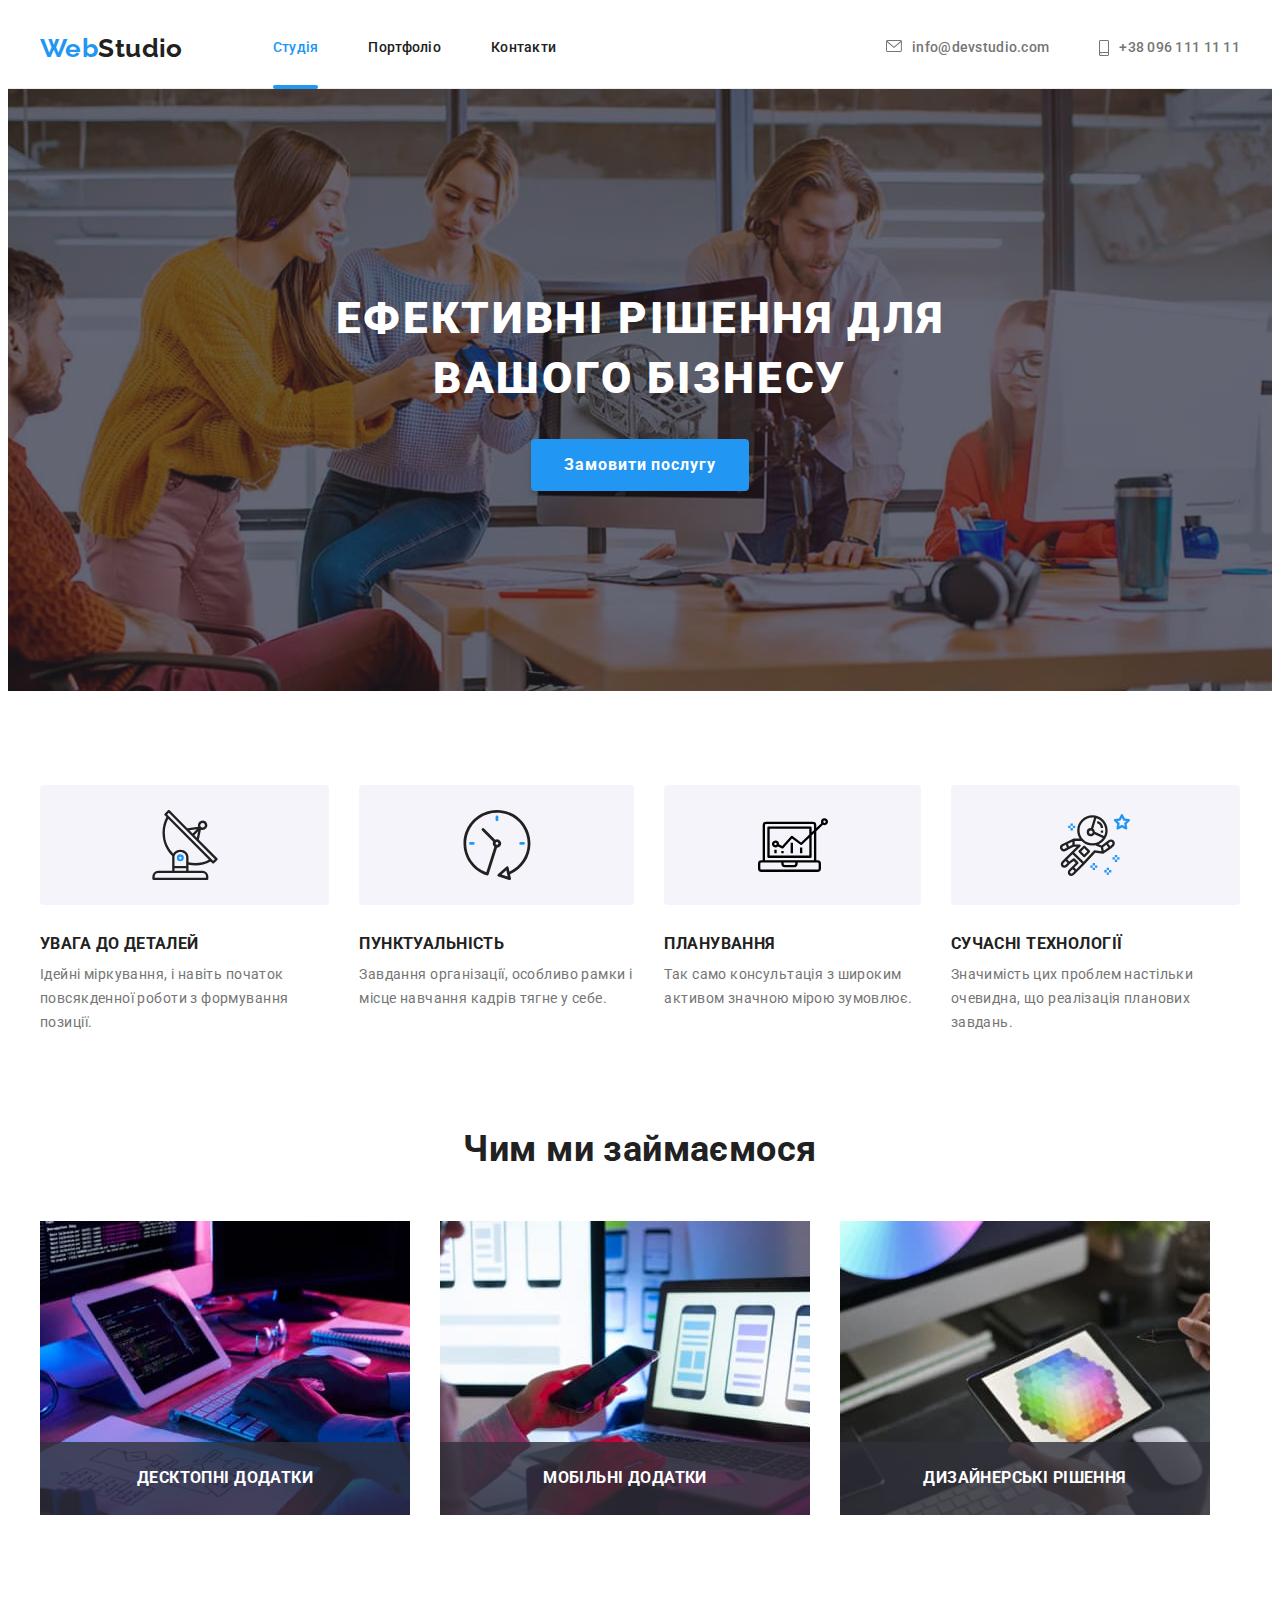
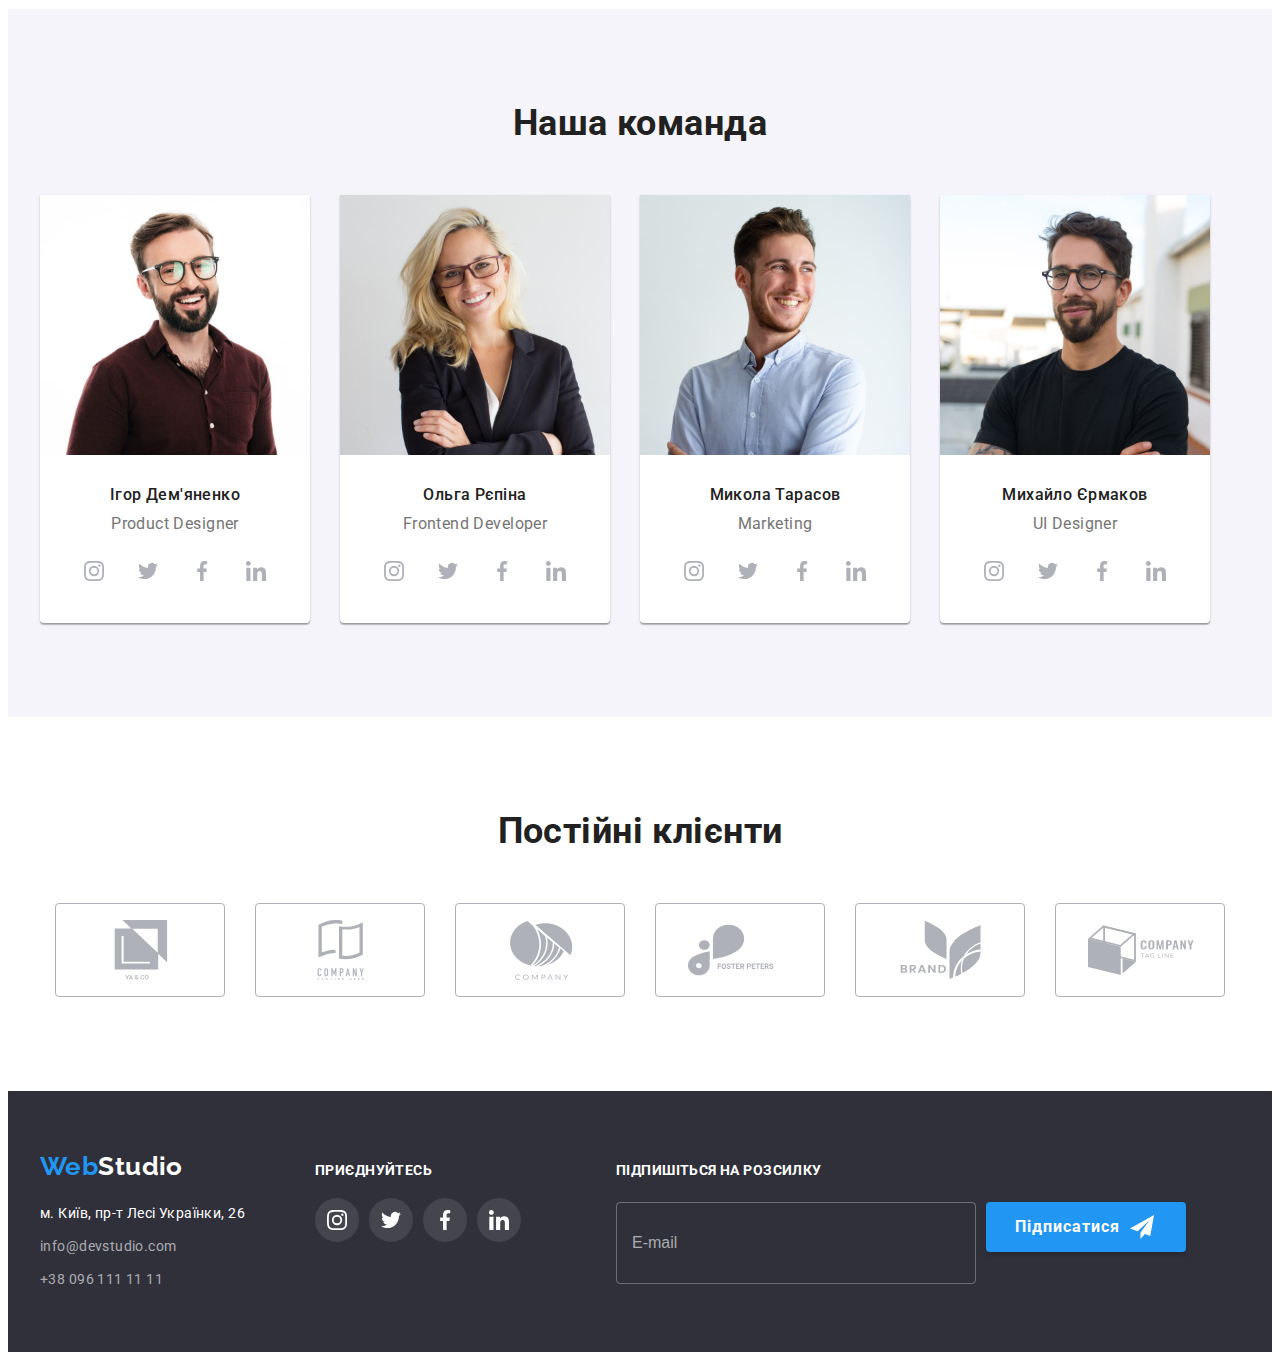
<file: index.html>
<!DOCTYPE html>
<html lang="uk">
  <head>
    <meta charset="UTF-8" />
    <meta http-equiv="X-UA-Compatible" content="IE=edge" />
    <meta name="viewport" content="width=device-width, initial-scale=1.0" />
    <title>WebStudio</title>
    <link rel="preconnect" href="https://fonts.googleapis.com" />
    <link rel="preconnect" href="https://fonts.gstatic.com" crossorigin />
    <link
      href="https://fonts.googleapis.com/css2?family=Raleway:wght@700&family=Roboto:wght@400;500;700;900&display=swap"
      rel="stylesheet"
    />
    <link
      rel="stylesheet"
      href="https://cdnjs.cloudflare.com/ajax/libs/modern-normalize/1.1.0/modern-normalize.min.css"
      integrity="sha512-wpPYUAdjBVSE4KJnH1VR1HeZfpl1ub8YT/NKx4PuQ5NmX2tKuGu6U/JRp5y+Y8XG2tV+wKQpNHVUX03MfMFn9Q=="
      crossorigin="anonymous"
      referrerpolicy="no-referrer"
    />
    <link rel="stylesheet" href="./css/styles.css" />
  </head>
  <body>
    <!-- Шапка сайту-->
    <header class="page-header">
      <div class="container header">
        <nav class="main-nav">
          <a href="./index.html" class="logo"
            >Web<span class="logo-black">Studio</span></a
          >
          <ul class="site-nav list">
            <li class="item">
              <a href="./index.html" class="link current">Студія</a>
            </li>
            <li class="item">
              <a href="./portfolio.html" class="link">Портфоліо</a>
            </li>
            <li class="item"><a href="#" class="link">Контакти</a></li>
          </ul>
        </nav>
        <ul class="contact-us list">
          <li class="item">
            <a href="mailto:info@devstudio.com" class="link"
              ><svg height="12px" width="16px" class="item-icon">
                <use href="./images/icons.svg#icon-envelope"></use></svg
              >info@devstudio.com</a
            >
          </li>
          <li class="item">
            <a href="tel:+380961111111" class="link"
              ><svg height="16px" width="10px" class="item-icon">
                <use href="./images/icons.svg#icon-smartphone"></use></svg
              >+38 096 111 11 11</a
            >
          </li>
        </ul>
      </div>
    </header>

    <!-- Основний контент -->
    <main>
      <!-- Секція Hero -->
      <section class="hero">
        <div class="container">
          <h1 class="hero-tittle">Ефективні рішення для вашого бізнесу</h1>
          <button type="button" class="button" data-modal-open>
            Замовити послугу
          </button>
        </div>
      </section>
      <!-- Секція про переваги компанії -->
      <section class="section">
        <div class="container">
          <h2 class="section-tittle visually-hidden">Наші навички та вміння</h2>
          <ul class="feature-list list">
            <li class="item">
              <div class="thumb">
                <svg class="icon">
                  <use href="./images/icons.svg#icon-antenna"></use>
                </svg>
              </div>
              <h3 class="tittle">УВАГА ДО ДЕТАЛЕЙ</h3>
              <p class="description">
                Ідейні міркування, і навіть початок повсякденної роботи з
                формування позиції.
              </p>
            </li>
            <li class="item">
              <div class="thumb">
                <svg class="icon">
                  <use href="./images/icons.svg#icon-clock"></use>
                </svg>
              </div>
              <h3 class="tittle">ПУНКТУАЛЬНІСТЬ</h3>
              <p class="description">
                Завдання організації, особливо рамки і місце навчання кадрів
                тягне у себе.
              </p>
            </li>
            <li class="item">
              <div class="thumb">
                <svg class="icon">
                  <use href="./images/icons.svg#icon-diagram"></use>
                </svg>
              </div>
              <h3 class="tittle">ПЛАНУВАННЯ</h3>
              <p class="description">
                Так само консультація з широким активом значною мірою зумовлює.
              </p>
            </li>
            <li class="item">
              <div class="thumb">
                <svg class="icon">
                  <use href="./images/icons.svg#icon-astronaut"></use>
                </svg>
              </div>
              <h3 class="tittle">СУЧАСНІ ТЕХНОЛОГІЇ</h3>
              <p class="description">
                Значимість цих проблем настільки очевидна, що реалізація
                планових завдань.
              </p>
            </li>
          </ul>
        </div>
      </section>
      <!-- Секція про те чим ми займаємося -->
      <section class="section our-work">
        <div class="container">
          <h2 class="section-tittle">Чим ми займаємося</h2>
          <ul class="list activity">
            <li class="activity-item">
              <img
                src="./images/box-1.jpg"
                alt="Стіл з клавіатурою"
                width="370"
                height="294"
              />
              <div class="description">
                <h3 class="text-description">Десктопні додатки</h3>
              </div>
            </li>
            <li class="activity-item">
              <img
                src="./images/box-2.jpg"
                alt="Ноутбук та телефон в руках"
                width="370"
                height="294"
              />
              <div class="description">
                <h3 class="text-description">Мобільні додатки</h3>
              </div>
            </li>
            <li class="activity-item">
              <img
                src="./images/box-3.jpg"
                alt="Зображення мозаїки на планшеті"
                width="370"
                height="294"
              />
              <div class="description">
                <h3 class="text-description">Дизайнерські рішення</h3>
              </div>
            </li>
          </ul>
        </div>
      </section>
      <!-- Наша команда -->
      <section class="section team">
        <div class="container">
          <h2 class="section-tittle">Наша команда</h2>
          <ul class="teammate list">
            <li class="item">
              <img
                src="./images/ihor-demiianenko.jpg"
                alt="Ігор Дем'яненко"
                width="270"
                height="260"
              />
              <div class="description">
                <h3 class="tittle">Ігор Дем'яненко</h3>
                <p class="profession">Product Designer</p>
                <ul class="social-list list">
                  <li class="social-item">
                    <a
                      href="https://www.instagram.com/"
                      target="_blank"
                      rel="noreferrer noopener nofollow"
                      aria-label="Instagram"
                      class="link"
                      ><svg class="item-icon">
                        <use
                          href="./images/icons.svg#icon-instagram"
                        ></use></svg
                    ></a>
                  </li>
                  <li class="social-item">
                    <a
                      href="https://www.twitter.com/"
                      target="_blank"
                      rel="noreferrer noopener nofollow"
                      class="link"
                      aria-label="Twitter"
                      ><svg class="item-icon">
                        <use href="./images/icons.svg#icon-twitter"></use></svg
                    ></a>
                  </li>
                  <li class="social-item">
                    <a
                      href="https://www.facebook.com/"
                      target="_blank"
                      rel="noreferrer noopener nofollow"
                      aria-label="Facebook"
                      class="link"
                      ><svg class="item-icon">
                        <use href="./images/icons.svg#icon-facebook"></use></svg
                    ></a>
                  </li>
                  <li class="social-item">
                    <a
                      href="https://www.linkedin.com/"
                      target="_blank"
                      rel="noreferrer noopener nofollow"
                      aria-label="Linkedin"
                      class="link"
                      ><svg class="item-icon">
                        <use href="./images/icons.svg#icon-linkedin"></use></svg
                    ></a>
                  </li>
                </ul>
              </div>
            </li>
            <li class="item">
              <img
                src="./images/olha-riepina.jpg"
                alt="Ольга Рєпіна"
                width="270"
                height="260"
              />
              <div class="description">
                <h3 class="tittle">Ольга Рєпіна</h3>
                <p class="profession">Frontend Developer</p>
                <ul class="social-list list">
                  <li class="social-item">
                    <a
                      href="https://www.instagram.com/"
                      target="_blank"
                      rel="noreferrer noopener nofollow"
                      aria-label="Instagram"
                      class="link"
                      ><svg class="item-icon">
                        <use
                          href="./images/icons.svg#icon-instagram"
                        ></use></svg
                    ></a>
                  </li>
                  <li class="social-item">
                    <a
                      href="https://www.twitter.com/"
                      target="_blank"
                      rel="noreferrer noopener nofollow"
                      class="link"
                      aria-label="Twitter"
                      ><svg class="item-icon">
                        <use href="./images/icons.svg#icon-twitter"></use></svg
                    ></a>
                  </li>
                  <li class="social-item">
                    <a
                      href="https://www.facebook.com/"
                      target="_blank"
                      rel="noreferrer noopener nofollow"
                      aria-label="Facebook"
                      class="link"
                      ><svg class="item-icon">
                        <use href="./images/icons.svg#icon-facebook"></use></svg
                    ></a>
                  </li>
                  <li class="social-item">
                    <a
                      href="https://www.linkedin.com/"
                      target="_blank"
                      rel="noreferrer noopener nofollow"
                      aria-label="Linkedin"
                      class="link"
                      ><svg class="item-icon">
                        <use href="./images/icons.svg#icon-linkedin"></use></svg
                    ></a>
                  </li>
                </ul>
              </div>
            </li>
            <li class="item">
              <img
                src="./images/mykola-tarasov.jpg"
                alt="Микола Тарасов"
                width="270"
                height="260"
              />
              <div class="description">
                <h3 class="tittle">Микола Тарасов</h3>
                <p class="profession">Marketing</p>
                <ul class="social-list list">
                  <li class="social-item">
                    <a
                      href="https://www.instagram.com/"
                      target="_blank"
                      rel="noreferrer noopener nofollow"
                      aria-label="Instagram"
                      class="link"
                      ><svg class="item-icon">
                        <use
                          href="./images/icons.svg#icon-instagram"
                        ></use></svg
                    ></a>
                  </li>
                  <li class="social-item">
                    <a
                      href="https://www.twitter.com/"
                      target="_blank"
                      rel="noreferrer noopener nofollow"
                      class="link"
                      aria-label="Twitter"
                      ><svg class="item-icon">
                        <use href="./images/icons.svg#icon-twitter"></use></svg
                    ></a>
                  </li>
                  <li class="social-item">
                    <a
                      href="https://www.facebook.com/"
                      target="_blank"
                      rel="noreferrer noopener nofollow"
                      aria-label="Facebook"
                      class="link"
                      ><svg class="item-icon">
                        <use href="./images/icons.svg#icon-facebook"></use></svg
                    ></a>
                  </li>
                  <li class="social-item">
                    <a
                      href="https://www.linkedin.com/"
                      target="_blank"
                      rel="noreferrer noopener nofollow"
                      aria-label="Linkedin"
                      class="link"
                      ><svg class="item-icon">
                        <use href="./images/icons.svg#icon-linkedin"></use></svg
                    ></a>
                  </li>
                </ul>
              </div>
            </li>
            <li class="item">
              <img
                src="./images/mykhailo-iermakov.jpg"
                alt="Михайло Єрмаков"
                width="270"
                height="260"
              />
              <div class="description">
                <h3 class="tittle">Михайло Єрмаков</h3>
                <p class="profession">UI Designer</p>
                <ul class="social-list list">
                  <li class="social-item">
                    <a
                      href="https://www.instagram.com/"
                      target="_blank"
                      rel="noreferrer noopener nofollow"
                      aria-label="Instagram"
                      class="link"
                      ><svg class="item-icon">
                        <use
                          href="./images/icons.svg#icon-instagram"
                        ></use></svg
                    ></a>
                  </li>
                  <li class="social-item">
                    <a
                      href="https://www.twitter.com/"
                      target="_blank"
                      rel="noreferrer noopener nofollow"
                      class="link"
                      aria-label="Twitter"
                      ><svg class="item-icon">
                        <use href="./images/icons.svg#icon-twitter"></use></svg
                    ></a>
                  </li>
                  <li class="social-item">
                    <a
                      href="https://www.facebook.com/"
                      target="_blank"
                      rel="noreferrer noopener nofollow"
                      aria-label="Facebook"
                      class="link"
                      ><svg class="item-icon">
                        <use href="./images/icons.svg#icon-facebook"></use></svg
                    ></a>
                  </li>
                  <li class="social-item">
                    <a
                      href="https://www.linkedin.com/"
                      target="_blank"
                      rel="noreferrer noopener nofollow"
                      aria-label="Linkedin"
                      class="link"
                      ><svg class="item-icon">
                        <use href="./images/icons.svg#icon-linkedin"></use></svg
                    ></a>
                  </li>
                </ul>
              </div>
            </li>
          </ul>
        </div>
      </section>
      <section class="section clients">
        <div class="container">
          <h2 class="section-tittle">Постійні клієнти</h2>
          <ul class="clients-list list">
            <li class="clients-item">
              <a
                href="#"
                target="_blank"
                rel="noreferrer noopener nofollow"
                class="link"
              >
                <svg class="item-icon">
                  <use href="./images/icons.svg#icon-cmp-ya-co"></use>
                </svg>
              </a>
            </li>
            <li class="clients-item">
              <a
                href="#"
                target="_blank"
                rel="noreferrer noopener nofollow"
                class="link"
              >
                <svg class="item-icon">
                  <use href="./images/icons.svg#icon-cmp-tagline-her"></use>
                </svg>
              </a>
            </li>
            <li class="clients-item">
              <a
                href="#"
                target="_blank"
                rel="noreferrer noopener nofollow"
                class="link"
              >
                <svg class="item-icon">
                  <use href="./images/icons.svg#icon-cmp-company"></use>
                </svg>
              </a>
            </li>
            <li class="clients-item">
              <a
                href="#"
                target="_blank"
                rel="noreferrer noopener nofollow"
                class="link"
              >
                <svg class="item-icon">
                  <use href="./images/icons.svg#icon-cmp-foster-peters"></use>
                </svg>
              </a>
            </li>
            <li class="clients-item">
              <a
                href="#"
                target="_blank"
                rel="noreferrer noopener nofollow"
                class="link"
              >
                <svg class="item-icon">
                  <use href="./images/icons.svg#icon-cmp-brand"></use>
                </svg>
              </a>
            </li>
            <li class="clients-item">
              <a
                href="#"
                target="_blank"
                rel="noreferrer noopener nofollow"
                class="link"
              >
                <svg class="item-icon">
                  <use href="./images/icons.svg#icon-cmp-tag-line"></use>
                </svg>
              </a>
            </li>
          </ul>
        </div>
      </section>
    </main>

    <!-- Футер -->
    <footer class="footer">
      <div class="container">
        <div class="contact-footer">
          <a href="./index.html" class="logo"
            >Web<span class="logo-white">Studio</span></a
          >
          <address class="address">
            <ul class="list">
              <li class="item">
                <a
                  href="https://goo.gl/maps/RNsR4imkHqx8z6h36"
                  target="_blank"
                  rel="noreferrer noopener nofollow"
                  class="map link"
                  >м. Київ, пр-т Лесі Українки, 26</a
                >
              </li>
              <li class="item">
                <a href="mailto:info@devstudio.com" class="link"
                  >info@devstudio.com</a
                >
              </li>
              <li class="item">
                <a href="tel:+380961111111" class="link">+38 096 111 11 11</a>
              </li>
            </ul>
          </address>
        </div>
        <div class="thumb">
          <h3 class="social-list-tittle">Приєднуйтесь</h3>
          <ul class="social-list list">
            <li class="social-item">
              <a
                href="https://www.instagram.com/"
                target="_blank"
                rel="noreferrer noopener nofollow"
                aria-label="Instagram"
                class="link"
                ><svg class="item-icon">
                  <use href="./images/icons.svg#icon-instagram"></use></svg
              ></a>
            </li>
            <li class="social-item">
              <a
                href="https://www.twitter.com/"
                target="_blank"
                rel="noreferrer noopener nofollow"
                class="link"
                aria-label="Twitter"
                ><svg class="item-icon">
                  <use href="./images/icons.svg#icon-twitter"></use></svg
              ></a>
            </li>
            <li class="social-item">
              <a
                href="https://www.facebook.com/"
                target="_blank"
                rel="noreferrer noopener nofollow"
                aria-label="Facebook"
                class="link"
                ><svg class="item-icon">
                  <use href="./images/icons.svg#icon-facebook"></use></svg
              ></a>
            </li>
            <li class="social-item">
              <a
                href="https://www.linkedin.com/"
                target="_blank"
                rel="noreferrer noopener nofollow"
                aria-label="Linkedin"
                class="link"
                ><svg class="item-icon">
                  <use href="./images/icons.svg#icon-linkedin"></use></svg
              ></a>
            </li>
          </ul>
        </div>
        <div class="mailing">
          <span class="description">Підпишіться на розсилку</span>
          <form class="mailing-form" autocomplete="off">
            <label class="form-label">
              <input
                type="email"
                name="email"
                placeholder="E-mail"
                class="form-input"
                required
              />
            </label>
            <button type="submit" class="button-subscribe">
              Підписатися<svg class="item-icon">
                <use href="./images/icons.svg#icon-send"></use>
              </svg>
            </button>
          </form>
        </div>
      </div>
    </footer>
    <div class="backdrop is-hidden" data-modal>
      <div class="modal">
        <p class="modal-name">Залиште свої дані, ми вам передзвонимо</p>
        <button type="button" class="button-close-modal" data-modal-close>
          <svg class="icon">
            <use href="./images/icons.svg#icon-modal-close-button"></use>
          </svg>
        </button>
        <form class="modal-form" autocomplete="off">
          <ul class="form-list">
            <li class="form-field">
              <label for="name" class="label">Ім'я</label>
              <div class="input-field">
                <input
                  type="text"
                  class="input"
                  name="name"
                  id="name"
                  required
                />
                <svg class="item-icon">
                  <use href="./images/icons.svg#icon-person-modal"></use>
                </svg>
              </div>
            </li>
            <li class="form-field">
              <label for="tel" class="label">Телефон</label>
              <div class="input-field">
                <input type="tel" class="input" name="tel" id="tel" required />
                <svg class="item-icon">
                  <use href="./images/icons.svg#icon-phone-modal"></use>
                </svg>
              </div>
            </li>
            <li class="form-field">
              <label for="email" class="label">Пошта</label>
              <div class="input-field">
                <input
                  type="email"
                  class="input"
                  name="email"
                  id="email"
                  required
                />
                <svg class="item-icon">
                  <use href="./images/icons.svg#icon-email-modal"></use>
                </svg>
              </div>
            </li>
            <li class="form-field text">
              <label for="comment" class="label">Коментар</label>
              <div class="input-field">
                <textarea
                  class="comment input"
                  name="comment"
                  id="comment"
                  placeholder="Введіть текст"
                ></textarea>
              </div>
            </li>
            <li class="form-field check">
              <label class="label checkbox">
                <input
                  class="input-checkbox"
                  type="checkbox"
                  name="checkbox"
                  value="Погоджуюся з розсилкою та приймаю Умови договору"
                />
                <div class="icon">
                  <svg class="icon-check">
                    <use href="./images/icons.svg#icon-check-modal"></use>
                  </svg>
                  <svg class="icon-non-check">
                    <use href="./images/icons.svg#icon-non-check-modal"></use>
                  </svg>
                </div>
                Погоджуюся з розсилкою та приймаю&nbsp;<a href="#" class="terms">Умови договору</a>
              </label>
            </li>
          </ul>
          <button type="submit" class="button-send">
            Відправити
          </button>
        </form>
      </div>
    </div>

    <script src="./js/modal.js"></script>
  </body>
</html>
</file>
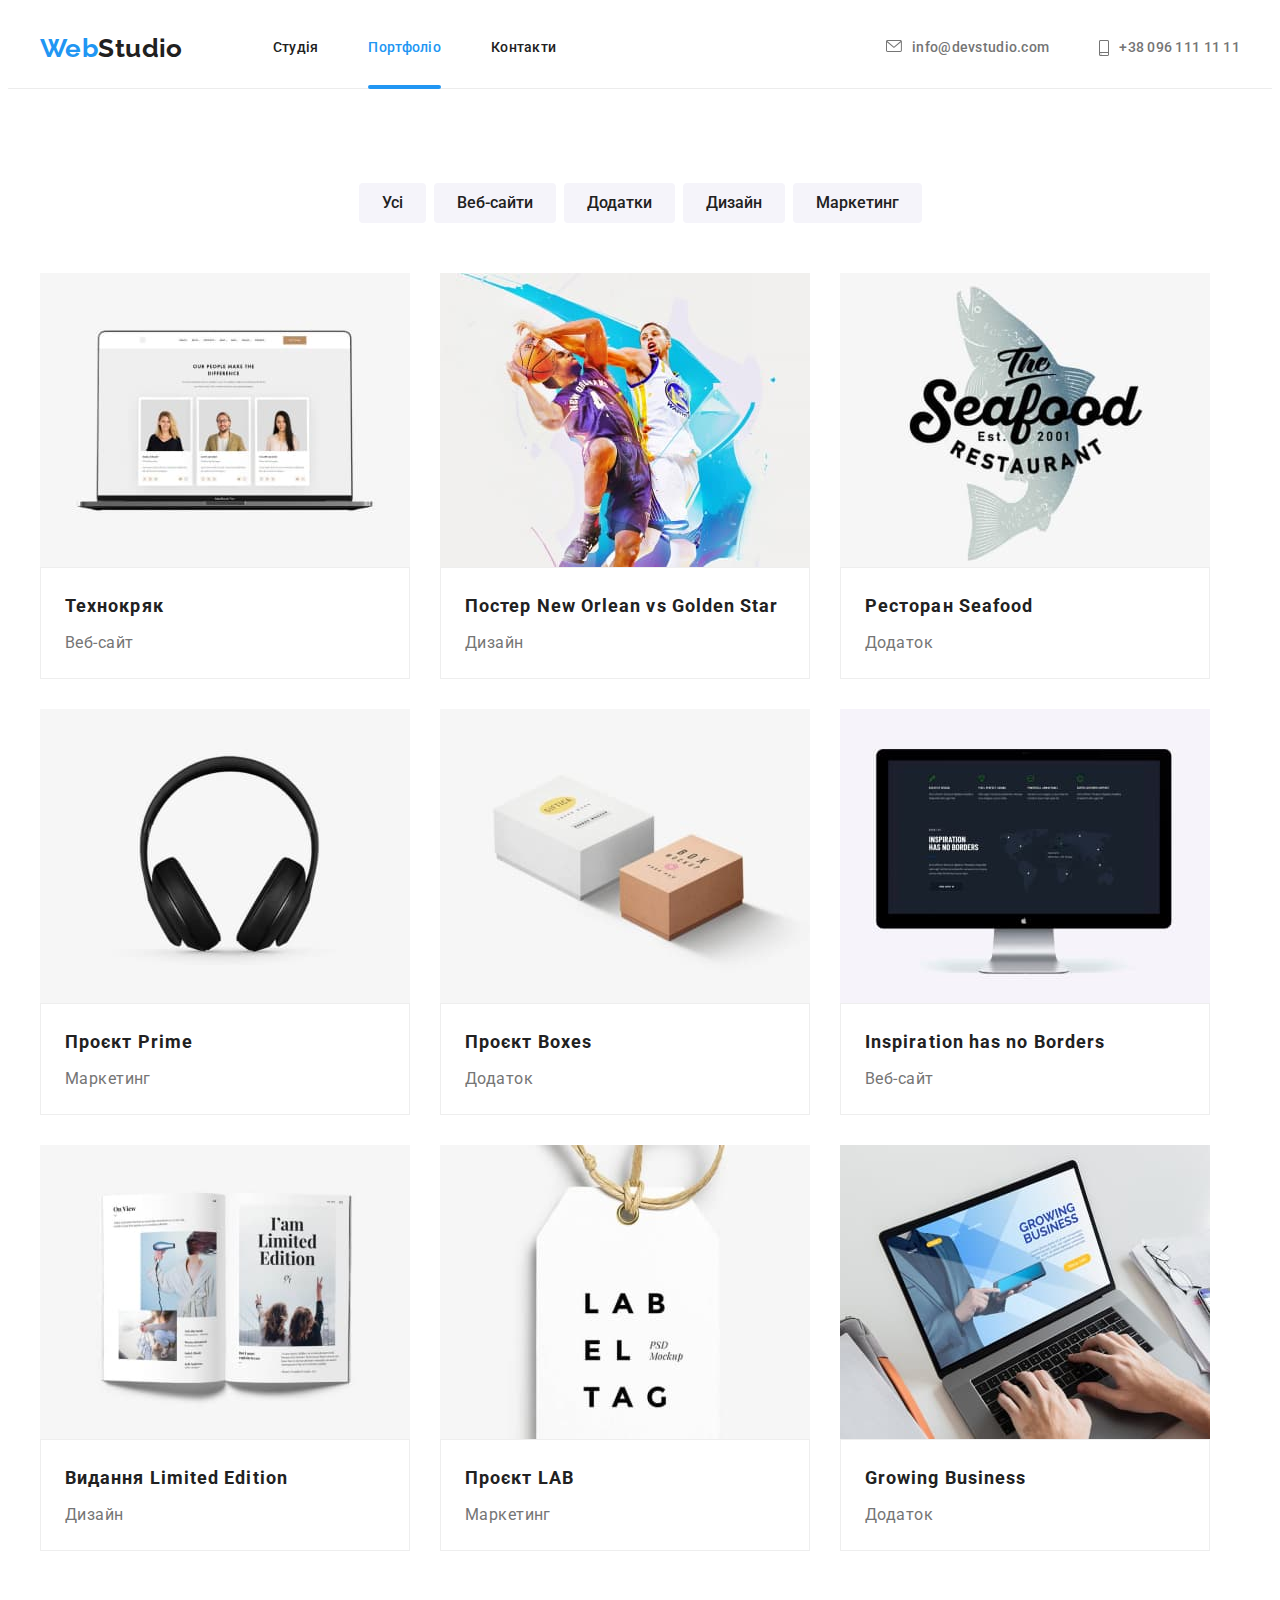
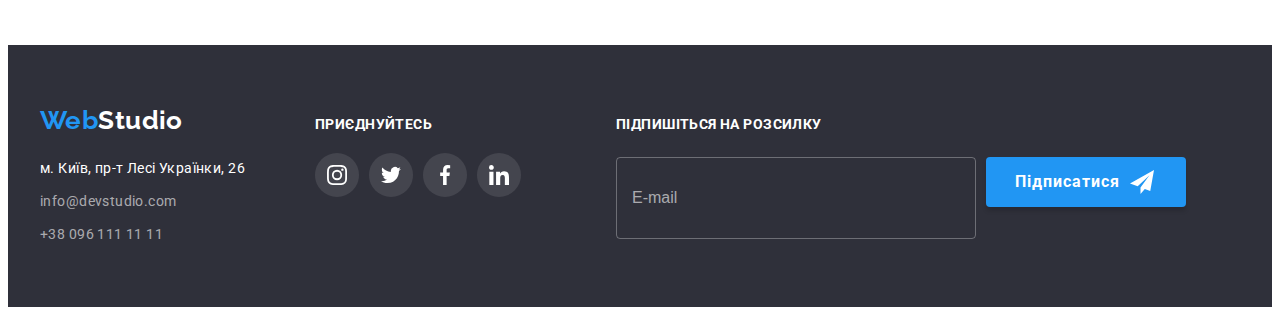
<file: portfolio.html>
<!DOCTYPE html>
<html lang="uk">
  <head>
    <meta charset="UTF-8" />
    <meta http-equiv="X-UA-Compatible" content="IE=edge" />
    <meta name="viewport" content="width=device-width, initial-scale=1.0" />
    <title>Portfolio</title>
    <link rel="preconnect" href="https://fonts.googleapis.com" />
    <link rel="preconnect" href="https://fonts.gstatic.com" crossorigin />
    <link
      href="https://fonts.googleapis.com/css2?family=Raleway:wght@700&family=Roboto:wght@400;500;700;900&display=swap"
      rel="stylesheet"
    />
    <link
      rel="stylesheet"
      href="https://cdnjs.cloudflare.com/ajax/libs/modern-normalize/1.1.0/modern-normalize.min.css"
      integrity="sha512-wpPYUAdjBVSE4KJnH1VR1HeZfpl1ub8YT/NKx4PuQ5NmX2tKuGu6U/JRp5y+Y8XG2tV+wKQpNHVUX03MfMFn9Q=="
      crossorigin="anonymous"
      referrerpolicy="no-referrer"
    />
    <link rel="stylesheet" href="./css/styles.css" />
  </head>
  <body>
    <!-- Шапка сайту-->
    <header class="page-header">
      <div class="container header">
        <nav class="main-nav">
          <a href="./index.html" class="logo"
            >Web<span class="logo-black">Studio</span></a
          >
          <ul class="site-nav list">
            <li class="item">
              <a href="./index.html" class="link">Студія</a>
            </li>
            <li class="item">
              <a href="./portfolio.html" class="link current">Портфоліо</a>
            </li>
            <li class="item"><a href="#" class="link">Контакти</a></li>
          </ul>
        </nav>
        <ul class="contact-us list">
          <li class="item">
            <a href="mailto:info@devstudio.com" class="link"
              ><svg height="12px" width="16px" class="item-icon">
                <use href="./images/icons.svg#icon-envelope"></use></svg
              >info@devstudio.com</a
            >
          </li>
          <li class="item">
            <a href="tel:+380961111111" class="link"
              ><svg height="16px" width="10px" class="item-icon">
                <use href="./images/icons.svg#icon-smartphone"></use></svg
              >+38 096 111 11 11</a
            >
          </li>
        </ul>
      </div>
    </header>

    <!-- Основний контент -->
    <main>
      <section class="section portfolio">
        <h1 class="section-tittle visually-hidden">Портфоліо</h1>
        <!-- Елементи портфоліо -->
        <div class="container">
          <ul class="filter list">
            <li class="item">
              <button type="button" class="button-filter">Усі</button>
            </li>
            <li class="item">
              <button type="button" class="button-filter">Веб-сайти</button>
            </li>
            <li class="item">
              <button type="button" class="button-filter">Додатки</button>
            </li>
            <li class="item">
              <button type="button" class="button-filter">Дизайн</button>
            </li>
            <li class="item">
              <button type="button" class="button-filter">Маркетинг</button>
            </li>
          </ul>
          <ul class="project-list list">
            <li class="project-item">
              <a href="#" class="project-link"
                ><div class="project-thumb">
                  <img
                    src="./images/technokryak.jpg"
                    alt="Ноутбук з фото людей"
                    width="370"
                    height="294"
                  />
                  <div class="project-overlay">
                    <p class="overlay-description">
                      Ресурс пропонує комплексні пропозиції з різним рівнем
                      функціоналу та сервісів. Все це дозволить відвідувачу
                      отримати вичерпні відомості про компанію чи приватну
                      особу.
                    </p>
                  </div>
                </div>
                <div class="description">
                  <h2 class="tittle">Технокряк</h2>
                  <p class="product">Веб-сайт</p>
                </div>
              </a>
            </li>
            <li class="project-item">
              <a href="#" class="project-link"
                ><div class="project-thumb">
                  <img
                    src="./images/poster-orlean-g-star.jpg"
                    alt="Два баскетболісти"
                    width="370"
                    height="294"
                  />
                  <div class="project-overlay">
                    <p class="overlay-description">
                      Ресурс пропонує комплексні пропозиції з різним рівнем
                      функціоналу та сервісів. Все це дозволить відвідувачу
                      отримати вичерпні відомості про компанію чи приватну
                      особу.
                    </p>
                  </div>
                </div>
                <div class="description">
                  <h2 class="tittle">Постер New Orlean vs Golden Star</h2>
                  <p class="product">Дизайн</p>
                </div>
              </a>
            </li>
            <li class="project-item">
              <a href="#" class="project-link"
                ><div class="project-thumb">
                  <img
                    src="./images/restaurant-seafood.jpg  "
                    alt="Риба з надписом"
                    width="370"
                    height="294"
                  />
                  <div class="project-overlay">
                    <p class="overlay-description">
                      Ресурс пропонує комплексні пропозиції з різним рівнем
                      функціоналу та сервісів. Все це дозволить відвідувачу
                      отримати вичерпні відомості про компанію чи приватну
                      особу.
                    </p>
                  </div>
                </div>
                <div class="description">
                  <h2 class="tittle">Ресторан Seafood</h2>
                  <p class="product">Додаток</p>
                </div>
              </a>
            </li>
            <li class="project-item">
              <a href="#" class="project-link"
                ><div class="project-thumb">
                  <img
                    src="./images/project-prime.jpg"
                    alt="Навушники"
                    width="370"
                    height="294"
                  />
                  <div class="project-overlay">
                    <p class="overlay-description">
                      Ресурс пропонує комплексні пропозиції з різним рівнем
                      функціоналу та сервісів. Все це дозволить відвідувачу
                      отримати вичерпні відомості про компанію чи приватну
                      особу.
                    </p>
                  </div>
                </div>
                <div class="description">
                  <h2 class="tittle">Проєкт Prime</h2>
                  <p class="product">Маркетинг</p>
                </div>
              </a>
            </li>
            <li class="project-item">
              <a href="#" class="project-link"
                ><div class="project-thumb">
                  <img
                    src="./images/project-boxes.jpg"
                    alt="Біла і коричнева коробка"
                    width="370"
                    height="294"
                  />
                  <div class="project-overlay">
                    <p class="overlay-description">
                      Ресурс пропонує комплексні пропозиції з різним рівнем
                      функціоналу та сервісів. Все це дозволить відвідувачу
                      отримати вичерпні відомості про компанію чи приватну
                      особу.
                    </p>
                  </div>
                </div>
                <div class="description">
                  <h2 class="tittle">Проєкт Boxes</h2>
                  <p class="product">Додаток</p>
                </div>
              </a>
            </li>
            <li class="project-item">
              <a href="#" class="project-link"
                ><div class="project-thumb">
                  <img
                    src="./images/inspiration.jpg"
                    alt="Монітор комп'ютера"
                    width="370"
                    height="294"
                  />
                  <div class="project-overlay">
                    <p class="overlay-description">
                      Ресурс пропонує комплексні пропозиції з різним рівнем
                      функціоналу та сервісів. Все це дозволить відвідувачу
                      отримати вичерпні відомості про компанію чи приватну
                      особу.
                    </p>
                  </div>
                </div>
                <div class="description">
                  <h2 class="tittle">Inspiration has no Borders</h2>
                  <p class="product">Веб-сайт</p>
                </div>
              </a>
            </li>
            <li class="project-item">
              <a href="#" class="project-link"
                ><div class="project-thumb">
                  <img
                    src="./images/limit-edition.jpg"
                    alt="Розгортка журналу"
                    width="370"
                    height="294"
                  />
                  <div class="project-overlay">
                    <p class="overlay-description">
                      Ресурс пропонує комплексні пропозиції з різним рівнем
                      функціоналу та сервісів. Все це дозволить відвідувачу
                      отримати вичерпні відомості про компанію чи приватну
                      особу.
                    </p>
                  </div>
                </div>
                <div class="description">
                  <h2 class="tittle">Видання Limited Edition</h2>
                  <p class="product">Дизайн</p>
                </div>
              </a>
            </li>
            <li class="project-item">
              <a href="#" class="project-link"
                ><div class="project-thumb">
                  <img
                    src="./images/project-lab.jpg"
                    alt="Брелок з надписом"
                    width="370"
                    height="294"
                  />
                  <div class="project-overlay">
                    <p class="overlay-description">
                      Ресурс пропонує комплексні пропозиції з різним рівнем
                      функціоналу та сервісів. Все це дозволить відвідувачу
                      отримати вичерпні відомості про компанію чи приватну
                      особу.
                    </p>
                  </div>
                </div>
                <div class="description">
                  <h2 class="tittle">Проєкт LAB</h2>
                  <p class="product">Маркетинг</p>
                </div>
              </a>
            </li>
            <li class="project-item">
              <a href="#" class="project-link"
                ><div class="project-thumb">
                  <img
                    src="./images/growing-business.jpg"
                    alt="Ноутбук на столі"
                    width="370"
                    height="294"
                  />
                  <div class="project-overlay">
                    <p class="overlay-description">
                      Ресурс пропонує комплексні пропозиції з різним рівнем
                      функціоналу та сервісів. Все це дозволить відвідувачу
                      отримати вичерпні відомості про компанію чи приватну
                      особу.
                    </p>
                  </div>
                </div>
                <div class="description">
                  <h2 class="tittle">Growing Business</h2>
                  <p class="product">Додаток</p>
                </div>
              </a>
            </li>
          </ul>
        </div>
      </section>
    </main>

    <!-- Футер -->
    <footer class="footer">
      <div class="container">
        <div class="contact-footer">
          <a href="./index.html" class="logo">Web<span class="logo-white">Studio</span></a>
          <address class="address">
            <ul class="list">
              <li class="item">
                <a href="https://goo.gl/maps/RNsR4imkHqx8z6h36" target="_blank" rel="noreferrer noopener nofollow"
                  class="map link">м. Київ, пр-т Лесі Українки, 26</a>
              </li>
              <li class="item">
                <a href="mailto:info@devstudio.com" class="link">info@devstudio.com</a>
              </li>
              <li class="item">
                <a href="tel:+380961111111" class="link">+38 096 111 11 11</a>
              </li>
            </ul>
          </address>
        </div>
        <div class="thumb">
          <h3 class="social-list-tittle">Приєднуйтесь</h3>
          <ul class="social-list list">
            <li class="social-item">
              <a href="https://www.instagram.com/" target="_blank" rel="noreferrer noopener nofollow" aria-label="Instagram"
                class="link"><svg class="item-icon">
                  <use href="./images/icons.svg#icon-instagram"></use>
                </svg></a>
            </li>
            <li class="social-item">
              <a href="https://www.twitter.com/" target="_blank" rel="noreferrer noopener nofollow" class="link"
                aria-label="Twitter"><svg class="item-icon">
                  <use href="./images/icons.svg#icon-twitter"></use>
                </svg></a>
            </li>
            <li class="social-item">
              <a href="https://www.facebook.com/" target="_blank" rel="noreferrer noopener nofollow" aria-label="Facebook"
                class="link"><svg class="item-icon">
                  <use href="./images/icons.svg#icon-facebook"></use>
                </svg></a>
            </li>
            <li class="social-item">
              <a href="https://www.linkedin.com/" target="_blank" rel="noreferrer noopener nofollow" aria-label="Linkedin"
                class="link"><svg class="item-icon">
                  <use href="./images/icons.svg#icon-linkedin"></use>
                </svg></a>
            </li>
          </ul>
        </div>
        <div class="mailing">
          <span class="description">Підпишіться на розсилку</span>
          <form class="mailing-form" autocomplete="off">
            <label class="form-label">
              <input type="email" name="email" placeholder="E-mail" class="form-input" required />
            </label>
            <button type="submit" class="button-subscribe">
              Підписатися<svg class="item-icon">
                <use href="./images/icons.svg#icon-send"></use>
              </svg>
            </button>
          </form>
        </div>
      </div>
    </footer>
  </body>
</html>
</file>
<file: css/styles.css>
/* колір основного тексту #757575 */
/* вторинний колір тексту  #212121;
 */
/* білий #FFFFFF  */
/* акцент #2196F3 */
/* вторинний колір фону #F5F4FA; */

:root {
  --primary-text-color: #757575;
  --title-text-color: #212121;
  --accent-color: #2196f3;
  --primary-white-color: #ffffff;
  --bcg-color: #2f303a;
  --bcg-color-hero: #c4c4c4;
  --secondary-bcg-color: #f5f4fa;
  --active-btn: #188ce8;
  --footer-contact-color: rgba(255, 255, 255, 0.6);
  --header-border-color: #ececec;
  --filter-border-color: #eeeeee;
  --icon-fill-color: #afb1b8;

  --transition-timing-function: cubic-bezier(0.4, 0, 0.2, 1);
}

body {
  color: var(--primary-text-color);
  background-color: var(--primary-white-color);

  font-family: "Roboto", sans-serif;
  font-size: 14px;
  line-height: 1.71;
  letter-spacing: 0.03em;
}

.list {
  list-style: none;
  padding: 0;
  margin: 0;
}

.visually-hidden {
  position: absolute;
  white-space: nowrap;
  width: 1px;
  height: 1px;
  overflow: hidden;
  border: 0;
  padding: 0;
  clip: rect(0 0 0 0);
  clip-path: inset(50%);
  margin: -1px;
}

.container {
  margin-left: auto;
  margin-right: auto;
  width: 1200px;
  padding-left: 15px;
  padding-right: 15px;
}

/* Header */

.page-header {
  border-bottom-width: 1px;
  border-bottom-style: solid;
  border-bottom-color: var(--header-border-color);
}

.logo {
  color: var(--accent-color);
  font-family: "Raleway", sans-serif;

  font-weight: 700;
  font-size: 26px;
  line-height: 1.19;
  text-decoration: none;
}

.logo-black {
  color: var(--title-text-color);
}

.logo-white {
  color: var(--primary-white-color);
}

/* Site nav */

.page-header {
  border-bottom: 1px solid var(--header-border-color);
}

.header {
  display: flex;
  align-items: center;
  justify-content: flex-end;
}

.main-nav {
  display: flex;
  align-items: center;
}

.site-nav {
  display: flex;
  margin-left: 90px;
  gap: 50px;
}

.site-nav .link {
  display: block;
  padding-top: 32px;
  padding-bottom: 32px;

  color: var(--title-text-color);
  font-weight: 500;
  line-height: 1.14;
  letter-spacing: 0.02em;
  text-decoration: none;

  transition: color 250ms var(--transition-timing-function);
}

.site-nav .link:hover,
.site-nav .link:focus {
  color: var(--accent-color);
}

.site-nav .link.current {
  position: relative;
  color: var(--accent-color);
}

.site-nav .link.current::after {
  position: absolute;
  left: 0;
  bottom: 0;

  content: "";
  display: block;
  width: 100%;
  height: 4px;
  background-color: var(--accent-color);
  border-radius: 2px;

  transform: translateY(1px);
}

.contact-us {
  display: flex;
  margin-left: auto;
  align-items: center;
  gap: 50px;
}

.contact-us .item-icon {
  margin-right: 10px;
}

.contact-us .link {
  display: flex;
  padding-top: 32px;
  padding-bottom: 32px;

  color: var(--primary-text-color);
  fill: var(--primary-text-color);
  font-weight: 500;
  line-height: 1.14;
  letter-spacing: 0.02em;
  text-decoration: none;

  transition: color 250ms var(--transition-timing-function),
    fill 250ms var(--transition-timing-function);
}

.contact-us .link:hover,
.contact-us .link:focus {
  color: var(--accent-color);
  fill: var(--active-btn);
}

/* Головна сторінка */
/* Hero section */
.hero {
  max-width: 1600px;
  margin-left: auto;
  margin-right: auto;
  background-color: var(--bcg-color-hero);
  background-image: linear-gradient(
      to right,
      rgba(47, 48, 58, 0.4),
      rgba(47, 48, 58, 0.4)
    ),
    url("../images/hero-bg.jpg");

  background-repeat: no-repeat;
  background-position: center;
  background-size: cover;
}

.hero .container {
  text-align: center;
  padding-top: 200px;
  padding-bottom: 200px;
}

.hero-tittle {
  margin: 0 auto;
  max-width: 696px;
  color: var(--primary-white-color);
  font-weight: 900;
  font-size: 44px;
  line-height: 1.36;
  letter-spacing: 0.06em;

  text-transform: uppercase;
}

/* Button */

.button {
  display: inline-block;
  margin-top: 30px;
  border: 1px solid transparent;
  border-radius: 4px;
  padding: 10px 32px;

  color: var(--primary-white-color);
  background-color: var(--accent-color);
  box-shadow: 0px 4px 4px rgba(0, 0, 0, 0.15);
  font-family: inherit;
  font-weight: 700;
  font-size: 16px;
  line-height: 1.88;
  letter-spacing: 0.06em;
  text-align: center;
  cursor: pointer;

  transition: background-color 250ms var(--transition-timing-function);
}

.button:hover,
.button:focus,
.button:active {
  background-color: var(--active-btn);
}

.button-filter {
  display: inline-block;
  border: 1px solid transparent;
  border-radius: 4px;
  padding: 6px 22px;

  color: var(--title-text-color);
  background-color: var(--secondary-bcg-color);
  font-family: inherit;
  font-weight: 500;
  font-size: 16px;
  line-height: 1.62;
  text-align: center;

  cursor: pointer;

  transition: color 250ms var(--transition-timing-function),
    background-color 250ms var(--transition-timing-function),
    box-shadow 250ms var(--transition-timing-function),
    text-shadow 250ms var(--transition-timing-function);
}

.button-filter:hover,
.button-filter:focus,
.button-filter:active {
  color: var(--primary-white-color);
  background-color: var(--accent-color);
  box-shadow: 0px 3px 1px rgba(0, 0, 0, 0.1), 0px 1px 2px rgba(0, 0, 0, 0.08),
    0px 2px 2px rgba(0, 0, 0, 0.12);
  text-shadow: 0px 4px 4px rgba(0, 0, 0, 0.25);
}

/* Секція про переваги компанії */

.section {
  padding-top: 94px;
  padding-bottom: 94px;
}

.section-tittle {
  color: var(--title-text-color);
  font-weight: 700;
  font-size: 36px;
  line-height: 1.16;
  text-align: center;
}

.feature-list {
  display: flex;
  gap: 30px;
}

.feature-list .thumb {
  display: flex;
  justify-content: center;
  align-items: center;
  height: 120px;
  border-radius: 4px;
  background-color: var(--secondary-bcg-color);
  margin-bottom: 30px;
}

.thumb .icon {
  width: 70px;
  height: 70px;
}

.feature-list .tittle {
  margin: 0;
  margin-bottom: 10px;
  color: var(--title-text-color);
  font-weight: 700;
  line-height: 1.14;
  text-transform: uppercase;
}

.feature-list .description {
  margin-top: 0;
  margin-bottom: 0;
}

/* Чим ми займаємось */

.section-tittle {
  margin: 0;
  margin-bottom: 50px;
}

.our-work {
  padding-top: 0;
}

.container .activity {
  display: flex;
  gap: 30px;
}

.activity-item {
  position: relative;
}

.activity-item .description {
  position: absolute;
  bottom: 0;
  left: 0;
  width: 100%;

  background-color: rgba(47, 48, 58, 0.8);
}

.activity-item .text-description {
  margin: 0;
  padding: 27px 0;
  font-weight: 700;
  line-height: 1.14;
  text-align: center;
  text-transform: uppercase;

  color: var(--primary-white-color);
}

img {
  display: block;
}

/* Наша команда */

.team {
  background-color: var(--secondary-bcg-color);
}

.teammate {
  display: flex;
  gap: 30px;
}

.teammate .tittle {
  margin: 0;
  color: var(--title-text-color);
  font-weight: 500;
  font-size: 16px;
  line-height: 1.19;
  text-align: center;
}

.teammate .item {
  background-color: var(--primary-white-color);
  border-radius: 0px 0px 4px 4px;
  box-shadow: 0px 1px 3px rgba(0, 0, 0, 0.12), 0px 1px 1px rgba(0, 0, 0, 0.14),
    0px 2px 1px rgba(0, 0, 0, 0.2);
}

.teammate .description {
  padding: 30px 0;
  text-align: center;
}

.profession {
  margin: 0;
  margin-top: 10px;
  font-size: 16px;
  line-height: 1.19;
}

.description .social-list {
  display: flex;
  margin-top: 16px;
  justify-content: center;
  gap: 10px;
}

.social-list .link {
  height: 44px;
  width: 44px;
  border-radius: 50%;
  display: flex;
  justify-content: center;
  align-items: center;
  fill: var(--icon-fill-color);
  font-size: 0;

  transition: fill 250ms var(--transition-timing-function),
    background-color 250ms var(--transition-timing-function),
    border-radius 250ms var(--transition-timing-function);
}

.social-item .item-icon {
  height: 20px;
  width: 20px;
}

.social-list .link:hover,
.social-list .link:focus {
  background-color: var(--accent-color);
  border-radius: 50%;
  fill: var(--primary-white-color);
}

/* Клієнти */
.clients .clients-list {
  display: flex;
  justify-content: center;
  gap: 30px;
}

.clients-list .clients-item {
  max-width: 170px;
}

.clients-item .item-icon {
  height: 60px;
  width: 106px;
}

.clients-list .link {
  display: block;
  padding: 16px 32px;
  fill: var(--icon-fill-color);
  border: 1px solid #afb1b8;
  border-radius: 4px;
  font-size: 0;

  transition: fill 250ms var(--transition-timing-function),
    border-color 250ms var(--transition-timing-function);
}

.clients-list .link:hover,
.clients-list .link:focus {
  border-color: var(--accent-color);
  fill: var(--accent-color);
}

/* Футер */

.footer {
  padding-top: 60px;
  padding-bottom: 60px;
  background-color: var(--bcg-color);
}

.footer .container {
  display: flex;
  align-items: baseline;
}

.address {
  margin-top: 20px;
}

.address .link {
  color: var(--footer-contact-color);
  font-style: normal;
  font-weight: 400;
  line-height: 1.14;
  letter-spacing: 0.03em;
  text-decoration: none;

  transition: color 250ms var(--transition-timing-function);
}

.address .item:not(:first-child) {
  margin-top: 9px;
}

.address .link:hover,
.address .link:focus {
  color: var(--accent-color);
}

.address .map {
  color: var(--primary-white-color);
}

.footer .thumb {
  margin-left: 70px;
}

.social-list-tittle {
  margin: 0;
  color: var(--primary-white-color);
  font-weight: 700;
  font-size: 14px;
  line-height: 1.14;
  text-transform: uppercase;
}

.footer .social-list {
  display: flex;
  margin-top: 20px;
  justify-content: center;
  gap: 10px;
}

.footer .social-list .link {
  background-color: rgba(255, 255, 255, 0.1);
  border-radius: 50%;
  fill: var(--primary-white-color);
  font-size: 0;

  transition: background-color 250ms var(--transition-timing-function);
}

.footer .social-item .link:hover,
.footer .social-item .link:focus {
  background-color: var(--accent-color);
}

.footer .mailing {
  margin-left: 95px;
}

.mailing-form {
  display: flex;
  width: 570px;
  margin-top: 20px;
}

.mailing-form .form-label {
  width: 360px;
  display: flex;
  flex-direction: column;
}

.mailing .description {

  font-weight: 700;
  line-height: 1.14;
  color: var(--primary-white-color);
  text-transform: uppercase;
}

.form-label .form-input {
  height: 50px;
  padding: 15px;
  outline: none;
  border-radius: 4px;
  border: 1px solid rgba(255, 255, 255, 0.3);
  background-color: inherit;
  color: var(--primary-white-color);

  transition: border 250ms var(--transition-timing-function);
}

.form-label .form-input::placeholder {
  font-size: 16px;
  line-height: 1.25;
  color: rgba(255, 255, 255, 0.6);
}

.form-label .form-input:-webkit-autofill {
  -webkit-box-shadow: inset 0 0 0 50px var(--bcg-color);
  -webkit-text-fill-color: rgba(255, 255, 255, 0.6);
}

.form-label .form-input:hover,
.form-label .form-input:focus {
  border: 1px solid var(--primary-white-color);
}

.button-subscribe {
  display: flex;
  margin-left: auto;
  max-height: 50px;
  min-width: 200px;
  border: 1px solid transparent;
  border-radius: 4px;
  padding: 10px 28px;

  color: var(--primary-white-color);
  background-color: var(--accent-color);
  fill: var(--primary-white-color);
  box-shadow: 0px 4px 4px rgba(0, 0, 0, 0.15);
  font-family: inherit;
  font-weight: 700;
  font-size: 16px;
  line-height: 1.88;
  letter-spacing: 0.06em;
  align-items: center;
  text-align: center;
  cursor: pointer;

  transition: background-color 250ms var(--transition-timing-function);
}

.button-subscribe:hover,
.button-subscribe:focus,
.button-subscribe:active {
  background-color: var(--active-btn);
}

.button-subscribe .item-icon {
  margin-left: 10px;
  height: 24px;
  width: 24px;
}

/* Сторінка портфоліо */

/* Фільтр проектів */

.filter {
  display: flex;
  gap: 8px;
  margin-bottom: 50px;
  justify-content: center;
}

.project-list .tittle {
  margin-top: 0;
  margin-bottom: 4px;
  color: var(--title-text-color);

  font-weight: 700;
  font-size: 18px;
  line-height: 2;
  letter-spacing: 0.06em;
}

.project-list {
  display: flex;
  flex-wrap: wrap;
  gap: 30px;
}

.project-link {
  display: block;
  text-decoration: none;
  transition: box-shadow 250ms cubic-bezier(0.4, 0, 0.2, 1);
}

.project-list .project-thumb{
  position: relative;
  overflow: hidden;
}

.project-overlay {
  display: flex;
  position: absolute;
  top: 0;
  left: 0;
  width: 100%;
  height: 100%;
  background-color: rgba(33, 150, 243, 0.9);
  justify-content: center;
  align-items: center;

  transform: translateY(100%);
  opacity: 0;
  transition: transform 250ms cubic-bezier(0.4, 0, 0.2, 1),
  opacity 250ms cubic-bezier(0.4, 0, 0.2, 1);
}

.overlay-description {
  padding: 25px;
  margin: 0;
  font-size: 18px;
  line-height: 1.55;
  color: var(--primary-white-color);  
}

.project-link:hover,
.project-link:focus {
  box-shadow: 0px 1px 1px rgba(0, 0, 0, 0.12), 0px 4px 4px rgba(0, 0, 0, 0.06),
    1px 4px 6px rgba(0, 0, 0, 0.16);
}

.project-link:hover .project-overlay{
  transform: translateY(0);
  opacity: 1;
}

.project-list .description {
  padding: 20px 24px;
  border: 1px solid var(--filter-border-color);
}

.project-list .product {
  margin: 0;
  color: var(--primary-text-color);
  font-size: 16px;
  line-height: 1.88;
}

/* Модальне вікно */

.backdrop {
  position: fixed;
  top: 0;
  left: 0;

  width: 100%;
  height: 100%;
  background-color: rgba(0, 0, 0, 0.2);

  opacity: 1;

  transition: opacity 250ms ease;
}

.backdrop.is-hidden {
  opacity: 0;
  pointer-events: none;
}

.backdrop.is-hidden .modal {
  transform: translate(-50%, -50%) scale(1.2);
}

.modal {
  position: absolute;
  top: 50%;
  left: 50%;

  min-height: 580px;
  min-width: 530px;
  padding: 40px;

  background-color: var(--primary-white-color);
  box-shadow: 0px 1px 3px rgba(0, 0, 0, 0.12), 0px 1px 1px rgba(0, 0, 0, 0.14),
    0px 2px 1px rgba(0, 0, 0, 0.2);
  border-radius: 4px;

  transform: translate(-50%, -50%) scale(1);

  transition: transform 250ms cubic-bezier(0.4, 0, 0.2, 1);

}

.modal .icon {
  width: 11px;
  height: 11px;
}

.modal-name {
  text-align: center;
  margin: 0;
  margin-bottom: 12px;

  font-weight: 700;
  font-size: 20px;
  line-height: 1.15;

  color: var(--title-text-color);
}

.modal-form {
  width: 100%;
}

.modal-form .form-list {
  list-style: none;
  margin: 0;
  padding: 0;
}

.modal-form .form-field {
  display: flex;
  flex-direction: column;
}

.modal-form .label {
  margin-bottom: 4px;

  font-size: 12px;
  line-height: 1.16;  
  letter-spacing: 0.01em;  
  color: var(--primary-text-color);
}

.modal-form .form-field {
  margin-bottom: 10px;
}

.modal-form .form-field.text {
  margin-bottom: 20px;
}

.modal-form .form-field.check {
  margin-bottom: 30px;
}

.input-field {
  position: relative;
}

.modal-form .input {
  height: 40px;
  padding-left: 42px;
  width: 100%;
  border-radius: 3px;
  border: 1px solid rgba(33, 33, 33, 0.2);
  outline: none;

  transition: border 250ms cubic-bezier(0.4, 0, 0.2, 1),
  outline 250ms cubic-bezier(0.4, 0, 0.2, 1);

  cursor: pointer;
}

.modal-form .item-icon {
  position: absolute;
  width: 18px;
  height: 18px;
  left: 12px;
  top: 50%;
  pointer-events: none;

  fill: var(--title-text-color);

  transform: translateY(-50%);

  transition: fill 250ms cubic-bezier(0.4, 0, 0.2, 1);
}

.input:hover, .input:focus {
  border: 1px solid var(--accent-color);
}

.input:hover + .item-icon,
.input:focus +.item-icon {
  fill: var(--accent-color);
}

.form-field.text .input-field {
  height: 120px;
}

.form-field .comment.input {
  resize: none;
  padding: 12px 16px;
  height: 120px;

  font-style: inherit;
}

.form-field .comment::placeholder {
  font-size: 12px;
  line-height: 1.16;
  letter-spacing: 0.01em;

  color: rgba(117, 117, 117, 0.5);
}

.input-checkbox {
  position: absolute;
  width: 1px;
  height: 1px;
  margin: -1px;
  border: 0;
  padding: 0;
  clip: rect(0 0 0 0);
  overflow: hidden;
}

.input-checkbox + .icon .icon-check {
  width: 16px;
  height: 15px;
  opacity: 0;

  transition: opacity 250ms cubic-bezier(0.4, 0, 0.2, 1);
}

.input-checkbox + .icon {
  display: flex;
  width: 16px;
  height: 15px;
  margin-right: 8px;
}

.input-checkbox + .icon .icon-non-check {
  position: absolute;
  width: 16px;
  height: 15px;
  opacity: 1;

  fill: var(--title-text-color);

  transition: fill 250ms cubic-bezier(0.4, 0, 0.2, 1);
}

.modal-form .label.checkbox {
  display: flex;
  position: relative;
  margin: 0;

  font-size: 14px;
  line-height: 1.71;
  color: var(--primary-text-color);
  align-items: center;
  justify-content: center;

  cursor: pointer;
}

.checkbox:hover .icon .icon-non-check {
  fill: var(--accent-color);
}

.input-checkbox:checked + .icon .icon-check {
  opacity: 1;
  background-color: var(--accent-color);
  border-radius: 2px;
  fill: var(--primary-white-color);
  transition: opacity 250ms cubic-bezier(0.4, 0, 0.2, 1);
}

.input-checkbox:checked + .icon .icon-non-check {
  opacity: 0;
  transition: opacity 250ms cubic-bezier(0.4, 0, 0.2, 1);
}

.terms {
  text-decoration-line: underline;
  
  color: var(--accent-color);
}

.button-send {
  display: flex;
  margin-left: auto;
  margin-right: auto;
  margin-top: 30px;
  max-height: 50px;
  border-color: transparent;
  border-radius: 4px;
  padding: 10px 52px;

  color: var(--primary-white-color);
  background-color: var(--accent-color);
  box-shadow: 0px 4px 4px rgba(0, 0, 0, 0.15);
  font-family: inherit;
  font-weight: 700;
  font-size: 16px;
  line-height: 1.88;
  letter-spacing: 0.06em;
  align-items: center;
  cursor: pointer;

  transition: background-color 250ms var(--transition-timing-function);
}

.button-send:hover,
.button-send:focus,
.button-send:active {
  background-color: var(--active-btn);
}

.button-close-modal {
  position: absolute;
  right: 0;
  top: 0;  
  display: flex;
  height: 30px;
  width: 30px;
  padding: 6px;

  border: 1px solid rgba(0, 0, 0, 0.1);
  border-radius: 50%;
  fill: #000000;
  background-color: var(--primary-white-color);
  align-items: center;
  justify-content: center;

  transform: translate(-10px, 10px);

  cursor: pointer;

  transition: fill 250ms var(--transition-timing-function);
}

.button-close-modal:hover,
.button-close-modal:focus,
.button-close-modal:active {
  fill: var(--active-btn);
}
</file>
